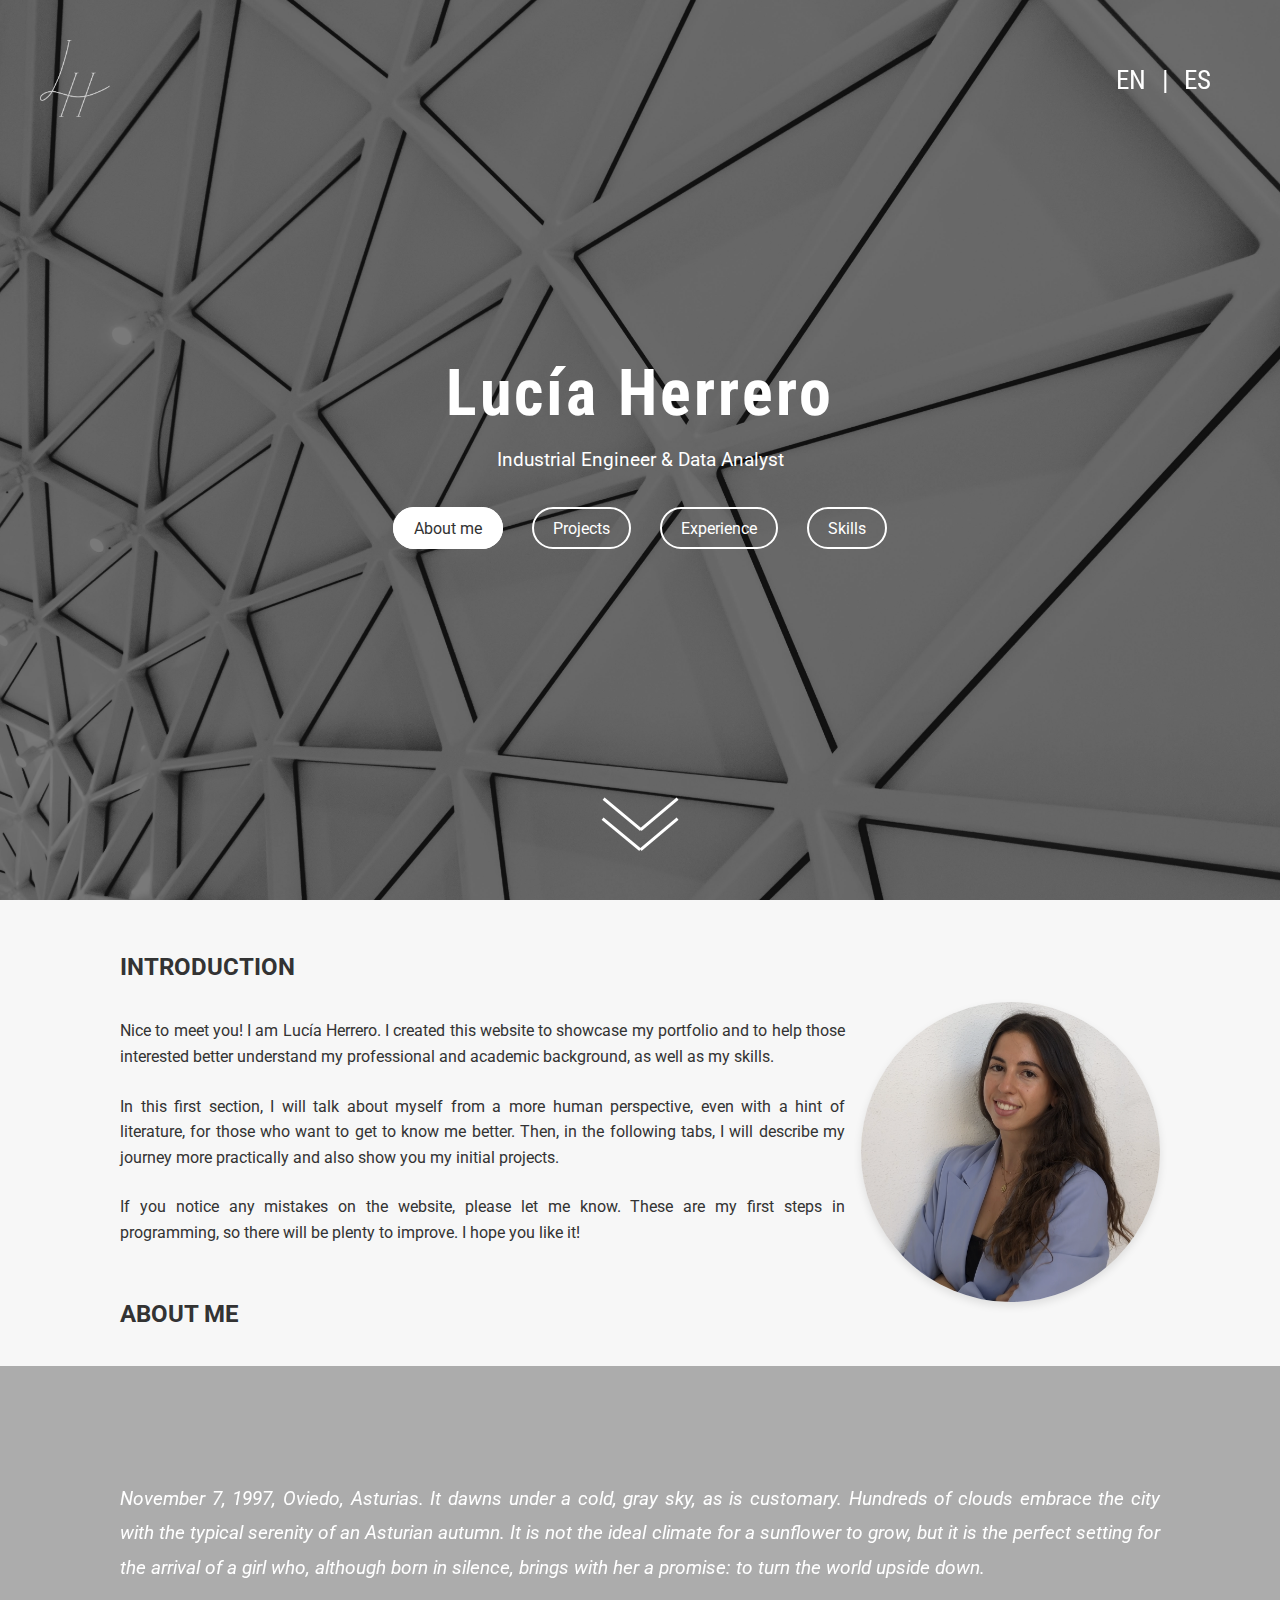
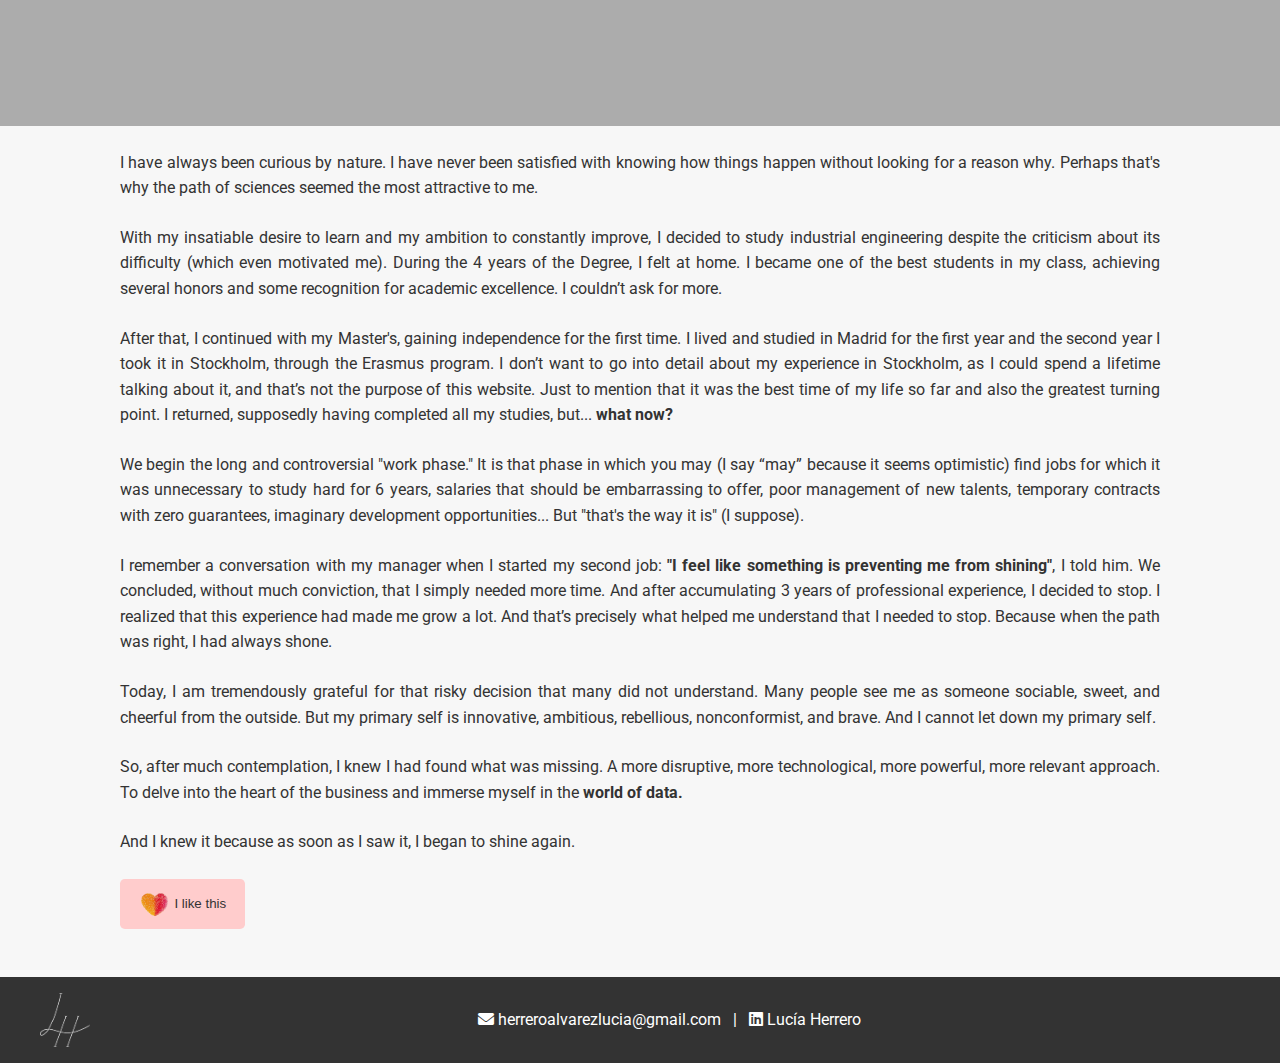
<file: index_en.html>
<!DOCTYPE html>
<html lang="en">
  
<head>
  <meta charset="UTF-8">
  <meta name="viewport" content="width=device-width, initial-scale=1.0">
  <link href="https://fonts.googleapis.com/css2?family=Roboto:wght@400&family=Roboto+Condensed:wght@400&display=swap" rel="stylesheet">
  <link href="https://fonts.googleapis.com/css2?family=Roboto:wght@400;700&family=Montserrat:wght@400;700&display=swap" rel="stylesheet">
  <link rel="stylesheet" href="https://cdnjs.cloudflare.com/ajax/libs/font-awesome/6.0.0-beta3/css/all.min.css">
  <link rel="icon" href="images/favicon.png" type="image/png">           <!-------- Favicon -------->
  <link rel="stylesheet" href="styles.css">                               <!----- Reference to CSS----->
  <title>Lucía Herrero's Portfolio</title>
</head>
  
<body>

  <!--------------------------------------- Header and Navigation Tabs ----------------------------------------------------->  
  <header>
    <div class="overlay"></div> <!-- Overlay for the gradient effect over the image -->
    <!-- Adding the logo in the header -->
    <img src="images/faviconb.png" alt="Logo" class="logo-header">
    <!-- Botón de cambio de idioma a español -->
    <div class="language-switcher">
        <a href="index_en.html">EN</a> | <a href="index.html">ES</a>
    </div>
    <h1>Lucía Herrero</h1>
    <p>Industrial Engineer & Data Analyst</p>

    <nav>
      <ul>
        <li><a href="#about" class="tab-button" data-target="about">About me</a></li>
        <li><a href="#projects" class="tab-button" data-target="projects">Projects</a></li>
        <li><a href="#experience" class="tab-button" data-target="experience">Experience</a></li>
        <li><a href="#skills" class="tab-button" data-target="skills">Skills</a></li>
      </ul>
    </nav>

    <img src="images/flechitas.png" alt="Arrows" class="flechitas-image"> 
  </header>

  <!--------------------------------------- About Me Section ---------------------------------------------------------------->
  <section id="about" class="tab-content active">
    <div class="container">
      <h2>Introduction</h2>
      <div class="profile-pic-container"> <!-- Contenedor para la imagen -->
            <img src="images/perfil.PNG" alt="Lucía Herrero" class="profile-pic">
        </div>
      <p>
        Nice to meet you! I am Lucía Herrero. I created this website to showcase my portfolio and to help those interested 
        better understand my professional and academic background, as well as my skills.
      </p>
      <p>
        In this first section, I will talk about myself from a more human perspective, even with a hint of literature, for those who want to get to know me better. 
        Then, in the following tabs, I will describe my journey more practically and also show you my initial projects.
      </p>
      <p>
        If you notice any mistakes on the website, please let me know. These are my first steps in programming, 
        so there will be plenty to improve. I hope you like it!
      </p>
      
      <h2 class="titulo-sobre-mi">About me</h2>
      <!-- New section with centered text, bold, and fixed background, the literary part -->
      <section class="content literatura">
        <div class="overlay"></div>    <!-- This is the overlay -->
        <div class="contain">
          <p>
            <i>November 7, 1997, Oviedo, Asturias. It dawns under a cold, gray sky, as is customary. Hundreds of clouds
              embrace the city with the typical serenity of an Asturian autumn.
            It is not the ideal climate for a sunflower to grow, but it is the perfect setting for the arrival of a girl who, 
            although born in silence, brings with her a promise: to turn the world upside down.</i>
          </p>
        </div>
      </section>
      
      <p></p>
      <p>
        I have always been curious by nature. I have never been satisfied with knowing how things happen without looking for a reason why. 
        Perhaps that's why the path of sciences seemed the most attractive to me.
      </p>
      <p>
        With my insatiable desire to learn and my ambition to constantly improve, I decided to study industrial engineering despite 
        the criticism about its difficulty (which even motivated me). During the 4 years of the Degree, I felt at home. I became one of the best students 
        in my class, achieving several honors and some recognition for academic excellence. I couldn’t ask for more.
      </p>
      <p>
        After that, I continued with my Master's, gaining independence for the first time. I lived and studied in Madrid for the first year and the second 
        year I took it in Stockholm, through the Erasmus program. I don’t want to go into detail about my experience in Stockholm, as I could spend 
        a lifetime talking about it, and that’s not the purpose of this website. Just to mention that it was the best time of my life so far and also 
        the greatest turning point. I returned, supposedly having completed all my studies, but... <b>what now?</b>
      </p>
      <p>
        We begin the long and controversial "work phase." It is that phase in which you may (I say “may” because it seems optimistic) find 
        jobs for which it was unnecessary to study hard for 6 years, 
        salaries that should be embarrassing to offer,
        poor management of new talents, 
        temporary contracts with zero guarantees,
        imaginary development opportunities...
      But "that's the way it is" (I suppose).
      </p>

      <p>
        I remember a conversation with my manager when I started my second job: <b>"I feel like something is preventing me from shining"</b>, I told him. 
        We concluded, without much conviction, that I simply needed more time. And after accumulating 3 years of professional experience, I decided to stop. 
        I realized that this experience had made me grow a lot. And that’s precisely what helped me understand that I needed to stop. Because 
        when the path was right, I had always shone.
      </p>
      <p>
        Today, I am tremendously grateful for that risky decision that many did not understand. 
        Many people see me as someone sociable, sweet, and cheerful from the outside. But my primary self is innovative, ambitious, rebellious, nonconformist, and brave. 
        And I cannot let down my primary self.
      </p>
      <p>
        So, after much contemplation, I knew I had found what was missing. A more disruptive, more technological, more powerful, more relevant approach. 
        To delve into the heart of the business and immerse myself in the <b>world of data.</b>
      </p>    
      <p>
        And I knew it because as soon as I saw it, I began to shine again.
      </p> 

      <!-- Like button -->
      <div class="like-button-container">
        <button id="like-button" onclick="handleLike()">
          <img src="images/heart.png" alt="Heart" class="heart-icon">
          <span>I like this</span>
        </button>
      </div>
      
    </div>
  </section>

  <!---------------------------------------------- Projects Section -------------------------------------------------------------->  
  <section id="projects" class="tab-content">
    <div class="container">
      <h2>Featured Projects</h2>
      
      <div class="projects-grid">
        
        <div class="project-card">
          <img src="images/hiring.jpg" alt="Project 1">
          <h3>Employee Turnover Prediction</h3>
          <p>An analysis of turnover and predictive model using Python.</p>
          <a href="https://github.com/your-username/project1" class="btn" target="_blank" rel="noopener noreferrer">View on GitHub</a>
        </div>
        
        <div class="project-card">
          <img src="images/suministro.jpg" alt="Project 2">
          <h3>Supply Chain Optimization</h3>
          <p>Analysis and prediction of supply chain in industry.</p>
          <a href="https://github.com/your-username/project2" class="btn" target="_blank" rel="noopener noreferrer">View on GitHub</a>
        </div>
        
      </div>
    </div>
  </section>

  
<!--------------------------------------------- Experience Section --------------------------------------------------------->  
<section id="experience" class="tab-content">
  <div class="container">
    <h2>My Professional and Academic Journey</h2>

    <p>In this section, you can find a summary of my academic and professional journey. Below, you have the vertical timeline for more details.</p>

    <!-- Centered image of the horizontal timeline -->
    <div class="image-container">
      <img src="images/timeline_en.png" alt="Timeline summary">
    </div>
    
    <!-- Informative message for the vertical timeline -->
    <p class="info-message">Click on each experience below to learn more.</p>

    <!-- Timeline Vertical -->
    <div class="timeline">
      <div class="timeline-point"></div> <!-- Punto independiente -->
      <div class="timeline-event event-color-educacion" style="--event-index: 0;">
        <div class="event-header" onclick="toggleDetails(this)">
          <h3>Bootcamp Data Analytics</h3>
          <p><i>Neoland</i></p>
          <p><strong>2024 - Present</strong></p>
        </div>
        <div class="event-details">
          <p><strong>PROFESSIONAL STATUS:</strong></p>
          <p>This Data Analytics Bootcamp develops professionals with robust skills in data analysis and visualization. Graduates will acquire the ability to interpret complex datasets, apply statistical and mathematical techniques, and leverage Machine Learning and AI to drive insights. Through hands-on projects, they’ll be adept at transforming data into strategic decisions, making them valuable assets for both large corporations and startups.
          </p>
          <p><strong>CONTENTS:</strong></p>
          <ul>
            <li>Fundamentals of mathematics and statistics</li>
            <li>Databases</li>
            <li>Programming and Data manipulation</li>
            <li>Data Analysis and Visualization</li>
            <li>Machine Learning, Big Data and AI</li>
          </ul>
        </div>
      </div>

      <div class="timeline-point"></div> <!-- Punto independiente -->
      <div class="timeline-event event-color-trabajo" style="--event-index: 1;">
        <div class="event-header" onclick="toggleDetails(this)">
          <h3>Process Quality Engineer</h3>
          <p><i>Schneider Electric</i></p>
          <p><strong>2022 - 2024</strong></p>
        </div>
        <div class="event-details">
          <p><strong>ROLE OVERVIEW:</strong></p>
          <p>I was responsible for overseeing quality processes in a cutting-edge manufacturing project for electrical devices, focusing on process design, optimization, and validation in challenging environments, as a clean room.
          </p>
          <p><strong>KEY RESPONSIBILITIES:</strong></p>
          <ul>
            <li>Process Quality & Optimization: Led quality management and process optimization using Six Sigma, PFMEA, and statistical analysis</li>
            <li>Machine Validation & Testing</li>
            <li>Quality Management: Designed and supervised quality plans; managed non-conformities with methodologies like 8D, 5 Whys, and 6M</li>
            <li>Data Analysis: Analyzed KPIs and experimental data to drive improvements and validate product performance</li>
            <li>Continuous Improvement: Implemented Lean Six Sigma principles and conducted limited industrial series for prototype evaluation</li>
          </ul>
        </div>
      </div>

      <div class="timeline-point"></div> <!-- Punto independiente -->
      <div class="timeline-event event-color-trabajo" style="--event-index: 2;">
        <div class="event-header" onclick="toggleDetails(this)">
          <h3>Technology Analyst</h3>
          <p><i>Accenture</i></p>
          <p><strong>2021 - 2022</strong></p>
        </div>
        <div class="event-details">
          <p><strong>ROLE OVERVIEW:</strong></p>
           <p>I worked within a multicultural team to analyze clients' business models and develop strategies to enhance their operations through new technologies.
            </p>
          <p><strong>KEY RESPONSIBILITIES:</strong></p>
          <ul>
            <li>Conducted business analysis to assess the feasibility of technology integrations</li>
            <li>Assisted in the implementation of ERP systems for client companies</li>
            <li>Collaborated effectively within a diverse, multicultural team environment</li>
          </ul>
        </div>
      </div>

      <div class="timeline-point"></div> <!-- Punto independiente -->
      <div class="timeline-event event-color-educacion" style="--event-index: 3;">
        <div class="event-header" onclick="toggleDetails(this)">
          <h3>Business Digital Transformation Course</h3>
          <p><i>ISDI</i></p>
          <p><strong>2021</strong></p>
        </div>
        <div class="event-details">
          <p><strong>PROFESSIONAL STATUS:</strong></p>
          <p>This course provides a comprehensive exploration of digital transformation strategies and technologies, focusing on how businesses can leverage digital tools to innovate, improve efficiency, and stay competitive. Participants will gain hands-on experience with digital technologies, learn to develop digital strategies, and understand the impact of transformation on various business functions.
          </p>
          <p><strong>CONTENTS:</strong></p>
          <ul>
            <li>Digital transformation fundamentals</li>
            <li>Strategic development and Business Models</li>
            <li>Customer experience and Engagement</li>
            <li>Data Analytics and Business Intelligence</li>
            <li>Technology infrastructure</li>
            <li>Change management and Innovation</li>
          </ul>
        </div>
      </div>

      <div class="timeline-point"></div> <!-- Punto independiente -->
      <div class="timeline-event event-color-educacion" style="--event-index: 4;">
        <div class="event-header" onclick="toggleDetails(this)">
          <h3>Industrial Engineering Master's Degree</h3>
          <p><i>Polytechnic University of Madrid & KTH</i></p>
          <p><strong>2019 - 2021</strong></p>
        </div>
        <div class="event-details">
          <p>
            Master’s degree enabling qualification of 2 years at UPM: includes 1 year in the Erasmus program at KTH University in Stockholm </p>
          <p><strong>PROFESSIONAL STATUS:</strong></p>
          <p>This Master’s program equips professionals with a balance of engineering and leadership skills, it enables professionals to adapt to various roles and drive technological advancements within the industrial sector. It emphasizes both technical expertise and strategic management, preparing graduates to solve complex problems, make critical decisions, and lead innovation in the industry.
          </p>
           <p><strong>CONTENTS:</strong></p>
          <ul>
            <li>Electrical, Electronic, and Control engineering</li>
            <li>Mechanical and Thermal engineering</li>
            <li>Industrial Processes and Management</li>
            <li>Energy and Environmental engineering</li>
            <li>Innovation and Communication</li>
          </ul>          
        </div>
      </div>

      <div class="timeline-point"></div> <!-- Punto independiente -->
      <div class="timeline-event event-color-trabajo" style="--event-index: 5;">
        <div class="event-header" onclick="toggleDetails(this)">
          <h3>Project Engineer (internship)</h3>
          <p><i>Thyssenkrupp</i></p>
          <p><strong>2019</strong></p>
        </div>
        <div class="event-details">
          <p><strong>ROLE OVERVIEW:</strong></p>
          <p>
            As a Project Engineering Intern, I worked on both client and internal projects. I participated in the development phase of a client’s escalator design and contributed to an internal automation project for the company’s design tool.
          </p>
          <p><strong>KEY RESPONSIBILITIES:</strong></p>
          <ul>
          <li>Designed the escalator in 3D for the client project </li>
          <li>Acted as a communication liaison between engineering and manufacturing departments to oversee escalator construction and resolve issues</li>
          <li>Explored automation methods for future designs using NX software </li>
          </ul>
        </div>
      </div>

      <div class="timeline-point"></div> <!-- Punto independiente -->
      <div class="timeline-event event-color-trabajo" style="--event-index: 6;">
        <div class="event-header" onclick="toggleDetails(this)">
          <h3>Project Engineer (internship)</h3>
          <p><i>Teical</i></p>
          <p><strong>2018</strong></p>
        </div>
        <div class="event-details">
     <p><strong>ROLE OVERVIEW:</strong></p>
        <p>
          As a Project Engineering Intern, I was involved in the project development phase for solar tracker systems, honing skills in design optimization, structural analysis, and technical problem-solving to support successful renewable energy solutions.
        </p>
        <p><strong>KEY RESPONSIBILITIES:</strong></p>
        <ul>
          <li>Market research on available materials for solar trackers</li>
          <li>Developed 3D designs of proposed solar trackers and their layout according to project specifications</li>
          <li>Performed structural calculations using CYPE to ensure structural integrity</li>
          <li>Calculated meteorological load effects using ANSYS Workbench to verify the structure’s ability to handle environmental stresses</li>
          <li>Analyzed aerodynamic behavior of the structure under wind conditions using ANSYS Fluent</li>
      </ul>
  </div>
</div>
      
      <div class="timeline-point"></div> <!-- Punto independiente -->
      <div class="timeline-event event-color-educacion" style="--event-index: 7;">
        <div class="event-header" onclick="toggleDetails(this)">
          <h3>Industrial Engineering Bachelor's Degree</h3>
          <p><i>University of Oviedo</i></p>
          <p><strong>2015 - 2019</strong></p>
        </div>
        <div class="event-details">
          <p><strong>PROFESSIONAL STATUS:</strong></p>
          <p>This Degree provides both scientific and technological knowledge to versatile professionals who may satisfy the needs of the companies within the field of industrial technologies, by solving problems and taking decisions with critical reasoning.
          </p>
          <p><strong>CONTENTS:</strong></p>
          <ul>
           <li>Mathematics and numerical analysis</li>
            <li>Mechanical and thermal engineering</li>
            <li>Electrical and Electronics engineering</li>
            <li>Materials and manufacturing</li>
            <li>Business and project management </li>
          </ul>
        </div>
      </div>
          
    </div>
  </div>
</section>

<!------------------------------------------------ Skills Section ------------------------------------------------------------> 
<section id="skills" class="tab-content">
  <div class="container">
    <h2>Technical skills</h2>
    <div class="skills-grid">

      <!-- Tarjeta 1 -->
      <div class="skill-card">
         <div class="skill-header">
        <h3>Programming Languages</h3>
           </div>
        <div class="skill-content">
        <div class="skill-icons">
          <img src="images/html.png" alt="HTML">
          <img src="images/js.png" alt="JavaScript">
          <img src="images/css.png" alt="CSS">
          <img src="images/R.png" alt="R">
          <img src="images/python.png" alt="Python">
        </div>
      </div>
    </div>
        
      <div class="skill-card">
         <div class="skill-header">
        <h3>Data Analysis</h3>
           </div>
        <div class="skill-content">
        <div class="skill-icons">
          <img src="images/sql.png" alt="SQL">
          <img src="images/powerbi.png" alt="PowerBI">
          <img src="images/tableau.png" alt="Tableau">
          <img src="images/minitab.png" alt="Minitab">
          <img src="images/excel.png" alt="Excel">
        </div>
      </div>
    </div>
        
      <div class="skill-card">
         <div class="skill-header">
        <h3>3D Design and Modeling</h3>
           </div>
        <div class="skill-content">
        <div class="skill-icons">
          <img src="images/autocad.png" alt="AutoCAD">
          <img src="images/inventor.png" alt="Autodesk Inventor">
          <img src="images/solidworks.png" alt="Solidworks">
          <img src="images/edge.png" alt="Solid Edge">
          <img src="images/nx.png" alt="Siemens NX">
        </div>
      </div>
    </div>
        
      <div class="skill-card">
         <div class="skill-header">
        <h3>Analysis and Simulation</h3>
           </div>
        <div class="skill-content">
        <div class="skill-icons">
          <img src="images/matlab.png" alt="Matlab">
          <img src="images/simulink.png" alt="Simulink">
          <img src="images/ansys.png" alt="Ansys">
          <img src="images/trnsys.png" alt="Trnsys">
        </div>
      </div>
    </div>
        
      <div class="skill-card">
         <div class="skill-header">
        <h3>Collaboration and Management</h3>
           </div>
        <div class="skill-content">
        <div class="skill-icons">
          <img src="images/github.png" alt="GitHub">
          <img src="images/microsoft.png" alt="Microsoft 365">
          <img src="images/google.png" alt="Google Workspace">
        </div>
      </div>
    </div>
        
      <div class="skill-card">
         <div class="skill-header">
        <h3>Big Data</h3>
           </div>
        <div class="skill-content">
        <div class="skill-icons">
          <img src="images/spark.png" alt="Spark">
          <img src="images/hadoop.png" alt="hadoop">
        </div>
      </div>
    </div>
  </div>

<h2 class="idiomas-title">Languages</h2>
    <div class="image-container2">
      <img src="images/idiomas_en.png" alt="Idiomas">
    </div>
</div>
</section>
  
  
<!-------------------------------------------- Footer -----------------------------------------> 
<footer id="footer">
    <img src="images/faviconb.png" alt="Logo" class="logo-footer">
    <p>
        <a href="mailto:herreroalvarezlucia@gmail.com" style="color:white;">
            <i class="fas fa-envelope"></i> herreroalvarezlucia@gmail.com
        </a>
        &nbsp; | &nbsp;
        <a href="https://linkedin.com/in/luciaherreroalv" style="color:white;" target="_blank" rel="noopener noreferrer">
            <i class="fab fa-linkedin"></i> Lucía Herrero
        </a>
    </p>
</footer>
  
<!---------------------------------------------------------- JavaScript ----------------------------------------------------------->
<script src="scripts.js"></script> 
</body>
</html>
</file>
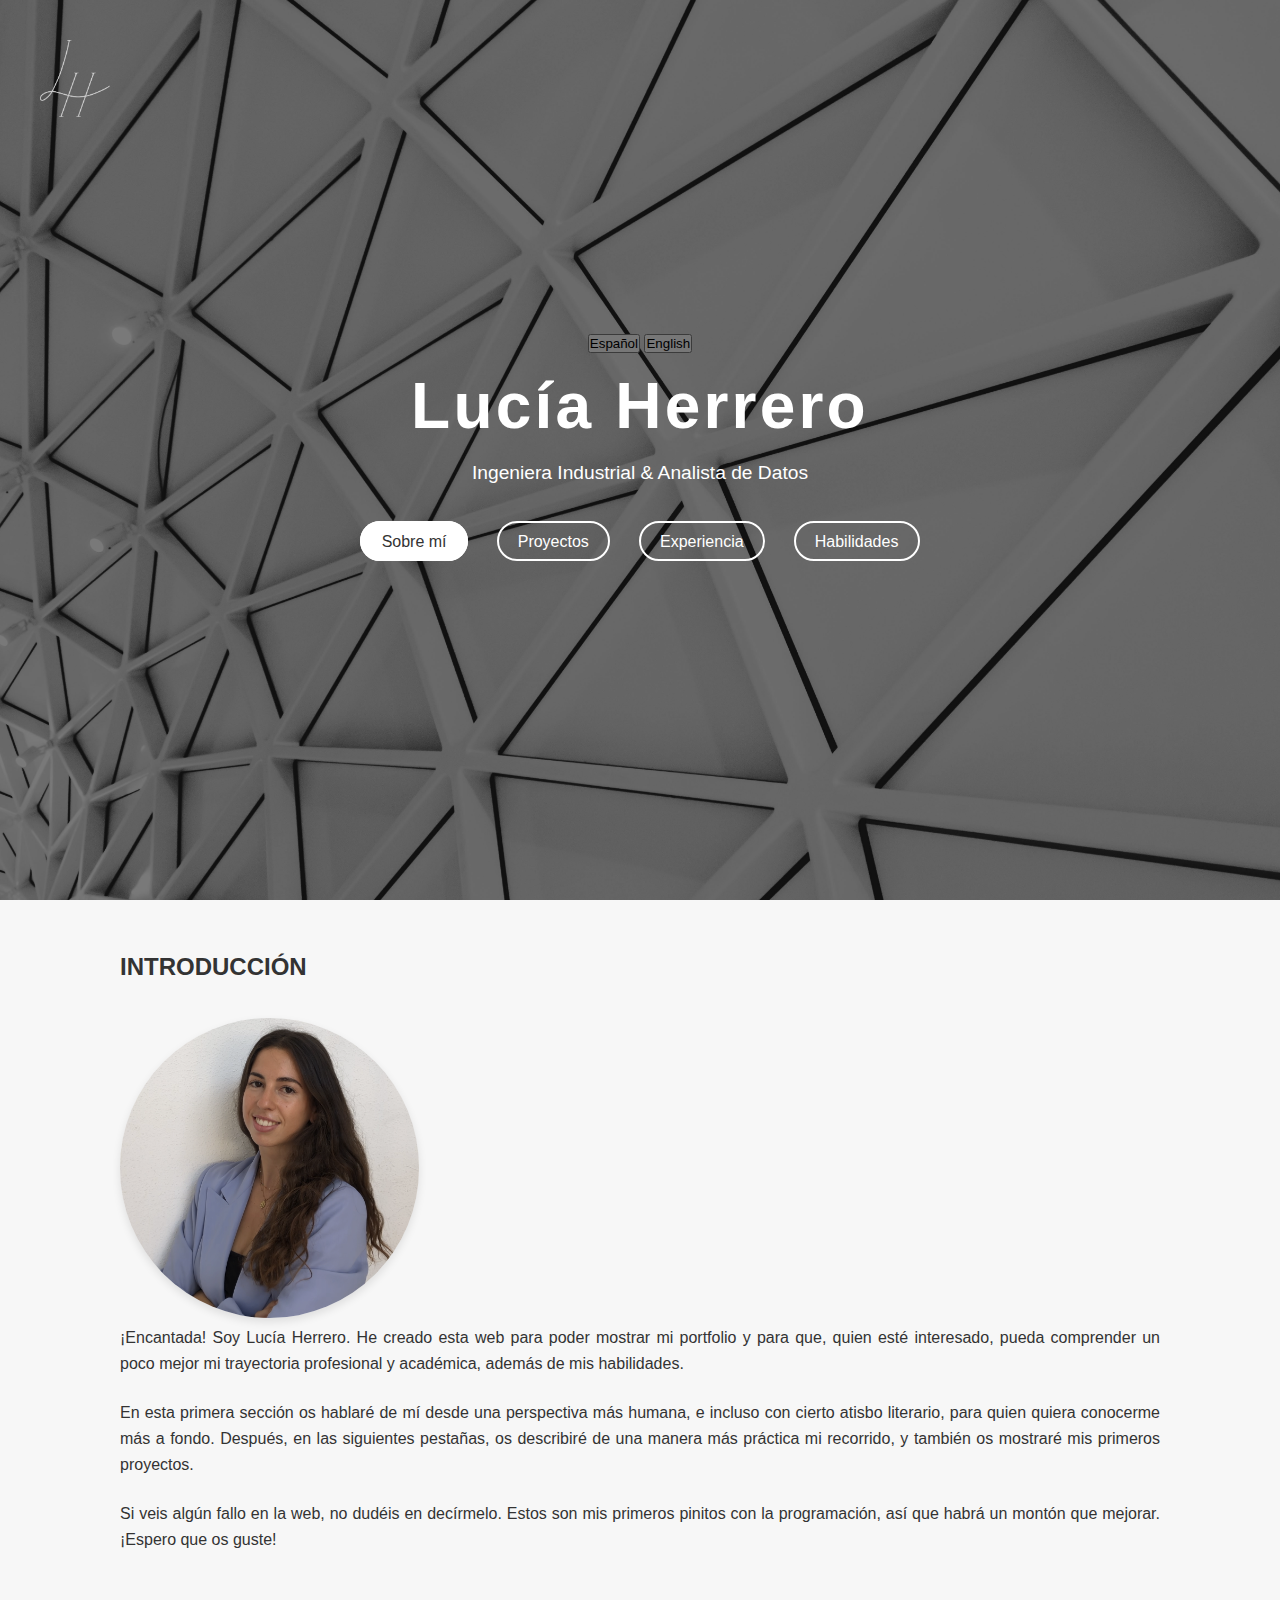
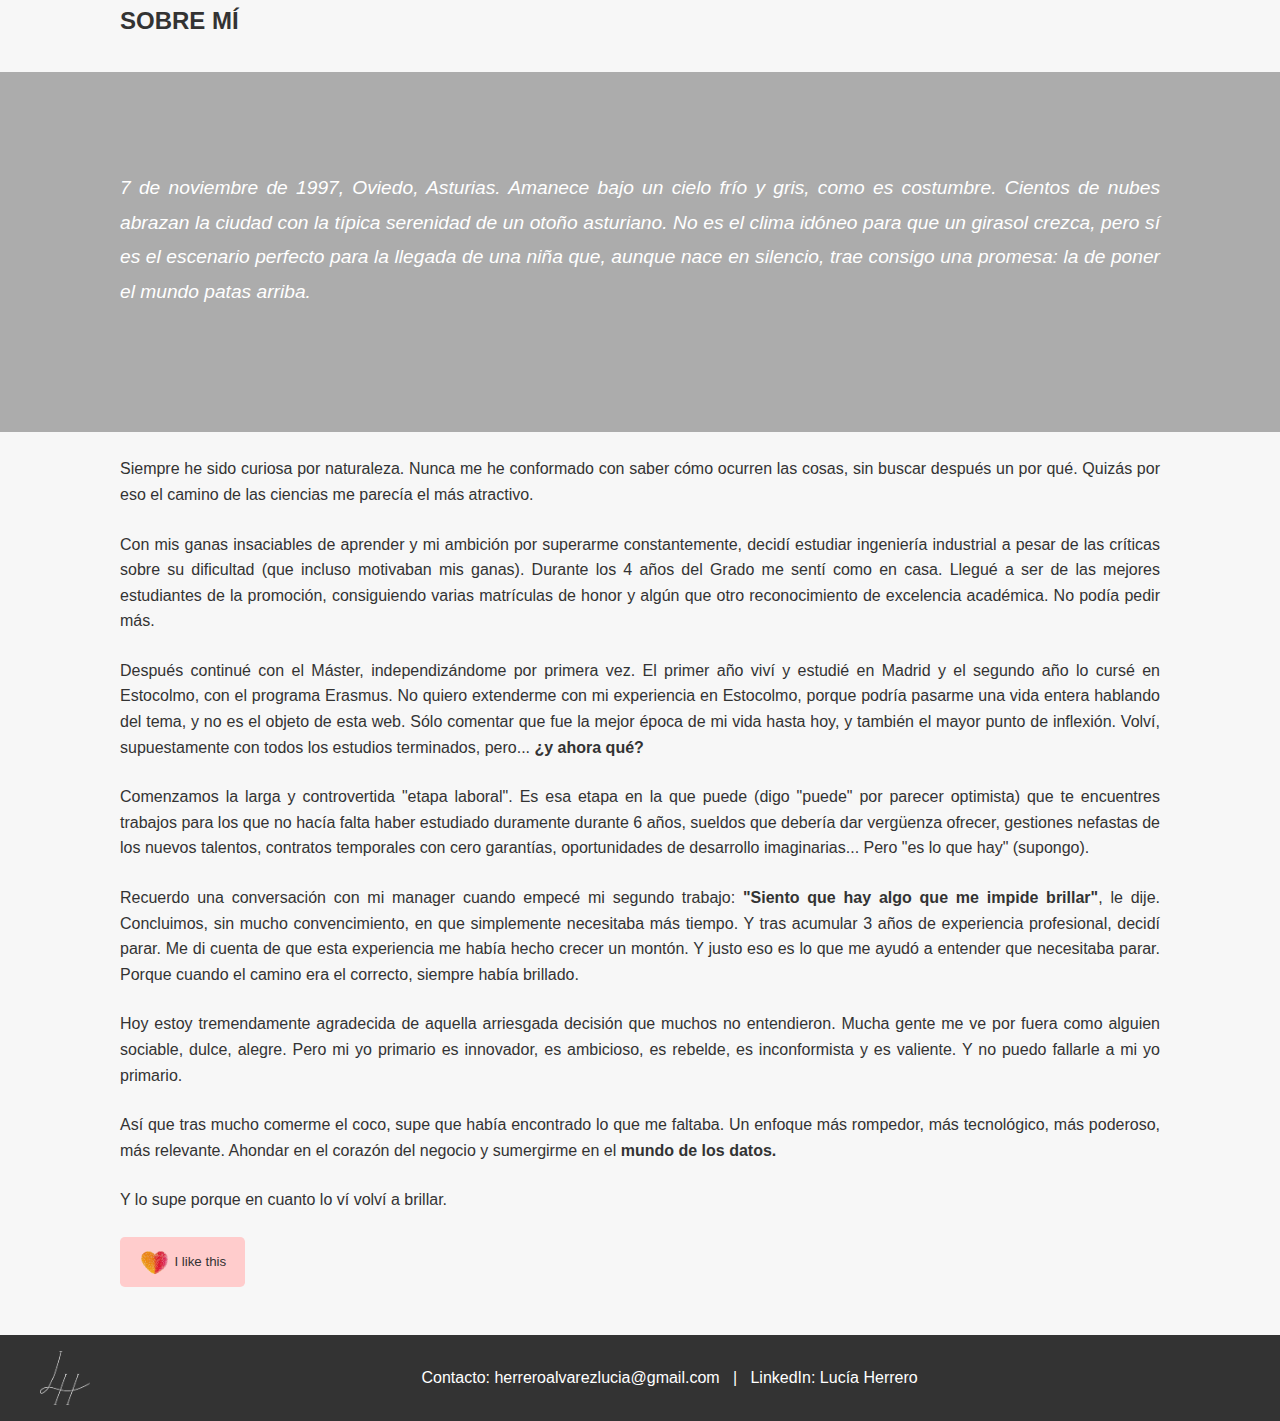
<file: index_es.html>
<!DOCTYPE html>
<html lang="es">
  
<head>
  <meta charset="UTF-8">
  <meta name="viewport" content="width=device-width, initial-scale=1.0">
  <link rel="icon" href="images/favicon.png" type="image/png">           <!-------- Favicon -------->
  <link rel="stylesheet" href="styles.css">                               <!----- Referencia al CSS----->
  <title>Portfolio de Lucía Herrero</title>
</head>
  
<body>

  <!--------------------------------------- Header y Pestañas de navegacion----------------------------------------------------->
  <header>
    <div class="overlay"></div> <!-- Overlay para el efecto degradado sobre la imagen -->
    <!-- Añadimos el logo en el header -->
    <img src="images/faviconb.png" alt="Logo" class="logo-header">
    <!-- -------------------Botones para traducir------------------------- -->
    <div class="language-buttons">
    <button id="btn-es" onclick="setLanguage('es')">Español</button>
    <button id="btn-en" onclick="setLanguage('en')">English</button>
    </div>
    <h1>Lucía Herrero</h1>
    <p>Ingeniera Industrial & Analista de Datos</p>

    <nav>
  <ul>
    <li><a href="#about" class="tab-button" data-target="about">Sobre mí</a></li>
    <li><a href="#projects" class="tab-button" data-target="projects">Proyectos</a></li>
    <li><a href="#experience" class="tab-button" data-target="experience">Experiencia</a></li>
    <li><a href="#skills" class="tab-button" data-target="skills">Habilidades</a></li>
  </ul>
</nav>

  </header>

  <!--------------------------------------- Sección sobre mí ---------------------------------------------------------------->
  <section id="about" class="tab-content active">
    <div class="container">
      <h2>Introducción</h2>
      <img src="images/perfil.PNG" alt="Lucía Herrero" class="profile-pic">
      <p>
        ¡Encantada! Soy Lucía Herrero. He creado esta web para poder mostrar mi portfolio y para que, quien esté interesado,
       pueda comprender un poco mejor mi trayectoria profesional y académica, además de mis habilidades.
      </p>
      <p>
        En esta primera sección os hablaré de mí desde una perspectiva más humana, e incluso con cierto atisbo literario, para quien quiera conocerme más a fondo.
        Después, en las siguientes pestañas, os describiré de una manera más práctica mi recorrido, y también os mostraré mis primeros proyectos.
      </p>
      <p>
      Si veis algún fallo en la web, no dudéis en decírmelo. Estos son mis primeros pinitos con la programación,
       así que habrá un montón que mejorar. ¡Espero que os guste!
    </p>
      <p>
    </p>
    <p>
    </p>
      
    <h2 class="titulo-sobre-mi">Sobre mí</h2>
     <!-- Nueva sección con texto centrado, negrita y fondo fijo, la parte de literatura -->
      <section class="content literatura">
        <div class="overlay"></div>    <!-- Este es el overlay -->
        <div class="contain">
          <p>
            <i>7 de noviembre de 1997, Oviedo, Asturias. Amanece bajo un cielo frío y gris, como es costumbre. Cientos de nubes
              abrazan la ciudad con la típica serenidad de un otoño asturiano.
            No es el clima idóneo para que un girasol crezca, pero sí es el escenario perfecto para la llegada de una niña que,
            aunque nace en silencio, trae consigo una promesa: la de poner el mundo patas arriba.</i>
          </p>
        </div>
      </section>
      <p>
      </p>
      <p>
      </p>
    <p>
      Siempre he sido curiosa por naturaleza. Nunca me he conformado con saber cómo ocurren las cosas, sin buscar después un 
      por qué. Quizás por eso el camino de las ciencias me parecía el más atractivo.
    </p>
    <p>
      Con mis ganas insaciables de aprender y mi ambición por superarme constantemente, decidí estudiar ingeniería industrial a pesar
      de las críticas sobre su dificultad (que incluso motivaban mis ganas). Durante los
       4 años del Grado me sentí como en casa. Llegué a ser de las mejores estudiantes 
      de la promoción, consiguiendo varias matrículas de honor y algún que otro reconocimiento de excelencia académica. No podía pedir más.
    </p>
    <p>
      Después continué con el Máster, independizándome por primera vez. El primer año viví y estudié en Madrid y el segundo
       año lo cursé en Estocolmo, con el programa Erasmus. No quiero extenderme con mi experiencia en Estocolmo, porque podría pasarme 
      una vida entera hablando del tema, y no es el objeto de esta web. Sólo comentar que fue la mejor época de mi vida hasta hoy, y también
      el mayor punto de inflexión. Volví, supuestamente con todos los estudios terminados, pero... <b>¿y ahora qué?</b>
    </p>
      <p>
      Comenzamos la larga y controvertida "etapa laboral". Es esa etapa en la que puede (digo "puede" por parecer optimista) que te encuentres
       trabajos para los que no hacía falta haber estudiado duramente durante 6 años,
        sueldos que debería dar vergüenza ofrecer,
        gestiones nefastas de los nuevos talentos, 
        contratos temporales con cero garantías,
        oportunidades de desarrollo imaginarias...
      Pero "es lo que hay" (supongo).
    </p>

      <p>
      Recuerdo una conversación con mi manager cuando empecé mi segundo trabajo: <b>"Siento que hay algo que me impide brillar"</b>, le dije. 
        Concluimos, sin mucho convencimiento, en que simplemente necesitaba más tiempo. Y tras acumular 3 años de experiencia profesional, decidí parar.
        Me di cuenta de que esta experiencia me había hecho crecer un montón. Y justo eso es lo que me ayudó a entender que necesitaba parar. Porque 
        cuando el camino era el correcto, siempre había brillado.
      </p>
      <p>
        Hoy estoy tremendamente agradecida de aquella arriesgada decisión que muchos no entendieron.
        Mucha gente me ve por fuera como alguien sociable, dulce, alegre. Pero mi yo primario es innovador, es ambicioso, es rebelde, es inconformista y es valiente.
        Y no puedo fallarle a mi yo primario.
      </p>
      <p>
        Así que tras mucho comerme el coco, supe que había encontrado lo que me faltaba. Un enfoque más rompedor, más tecnológico, más poderoso, más relevante.
        Ahondar en el corazón del negocio y sumergirme en el <b>mundo de los datos.</b>
      </p>    
      <p>
        Y lo supe porque en cuanto lo ví volví a brillar.
        </p> 

      <!-- Botón de "me gusta" -->
      <div class="like-button-container">
        <button id="like-button" onclick="handleLike()">
          <img src="images/heart.png" alt="Corazón" class="heart-icon">
          <span>I like this</span>
        </button>
      </div>
      
    </div>
  </section>

  <!---------------------------------------------- Sección Proyectos -------------------------------------------------------------->
  <section id="projects" class="tab-content">
    <div class="container">
      <h2>Proyectos Destacados</h2>
      
      <div class="projects-grid">
        
        <div class="project-card">
          <img src="images/hiring.jpg" alt="Proyecto 1">
          <h3>Predicción Fuga de Empleados</h3>
          <p>Un análisis de fugas y modelo predictivo utilizando Python.</p>
          <a href="https://github.com/tu-nombre-de-usuario/proyecto1" class="btn" target="_blank" rel="noopener noreferrer">Ver en GitHub</a>
        </div>
        
        <div class="project-card">
          <img src="images/suministro.jpg" alt="Proyecto 2">
          <h3>Optimización Cadena Suministro</h3>
          <p>Análisis y predicción de cadena de suministro en industria.</p>
          <a href="https://github.com/tu-nombre-de-usuario/proyecto2" class="btn" target="_blank" rel="noopener noreferrer">Ver en GitHub</a>
        </div>
        
      </div>
    </div>
  </section>

  
<!--------------------------------------------- Sección Experiencia --------------------------------------------------------->
<section id="experience" class="tab-content">
  <div class="container">
    <h2>Mi Recorrido Profesional y Académico</h2>

    <p>En esta sección podéis encontrar un resumen de mi recorrido tanto académico como profesional. Más abajo, tenéis el timeline vertical para más detalles.</p>

    <!-- Imagen centrada del timeline horizontal-->
    <div class="image-container">
      <img src="images/timeline.png" alt="Timeline resumen">
    </div>
    
    <!-- Mensaje informativo para el timeline vertical -->
    <p class="info-message">Haz clic en cada experiencia aquí debajo para saber más.</p>

    <!-- Timeline Vertical -->
    <div class="timeline">
      <div class="timeline-point"></div> <!-- Punto independiente -->
      <div class="timeline-event event-color-educacion" style="--event-index: 0;">
        <div class="event-header" onclick="toggleDetails(this)">
          <h3>Bootcamp Data Analytics</h3>
          <p><i>Neoland</i></p>
          <p><strong>2024 - Presente</strong></p>
        </div>
        <div class="event-details">
          <p><strong>PROFESSIONAL STATUS:</strong></p>
          <p>This Data Analytics Bootcamp develops professionals with robust skills in data analysis and visualization. Graduates will acquire the ability to interpret complex datasets, apply statistical and mathematical techniques, and leverage Machine Learning and AI to drive insights. Through hands-on projects, they’ll be adept at transforming data into strategic decisions, making them valuable assets for both large corporations and startups.
          </p>
          <p><strong>CONTENTS:</strong></p>
          <ul>
            <li>Fundamentals of mathematics and statistics</li>
            <li>Databases</li>
            <li>Programming and Data manipulation</li>
            <li>Data Analysis and Visualization</li>
            <li>Machine Learning, Big Data and AI</li>
          </ul>
        </div>
      </div>

      <div class="timeline-point"></div> <!-- Punto independiente -->
      <div class="timeline-event event-color-trabajo" style="--event-index: 1;">
        <div class="event-header" onclick="toggleDetails(this)">
          <h3>Ingeniera de calidad de procesos</h3>
          <p><i>Schneider Electric</i></p>
          <p><strong>2022 - 2024</strong></p>
        </div>
        <div class="event-details">
          <p><strong>ROLE OVERVIEW:</strong></p>
          <p>I was responsible for overseeing quality processes in a cutting-edge manufacturing project for electrical devices, focusing on process design, optimization, and validation in challenging environments, as a clean room.
          </p>
          <p><strong>KEY RESPONSIBILITIES:</strong></p>
          <ul>
            <li>Process Quality & Optimization: Led quality management and process optimization using Six Sigma, PFMEA, and statistical analysis</li>
            <li>Machine Validation & Testing</li>
            <li>Quality Management: Designed and supervised quality plans; managed non-conformities with methodologies like 8D, 5 Whys, and 6M</li>
            <li>Data Analysis: Analyzed KPIs and experimental data to drive improvements and validate product performance</li>
            <li>Continuous Improvement: Implemented Lean Six Sigma principles and conducted limited industrial series for prototype evaluation</li>
          </ul>
        </div>
      </div>

      <div class="timeline-point"></div> <!-- Punto independiente -->
      <div class="timeline-event event-color-trabajo" style="--event-index: 2;">
        <div class="event-header" onclick="toggleDetails(this)">
          <h3>Analista de consultoría tecnológica</h3>
          <p><i>Accenture</i></p>
          <p><strong>2021 - 2022</strong></p>
        </div>
        <div class="event-details">
          <p><strong>ROLE OVERVIEW:</strong></p>
           <p>I worked within a multicultural team to analyze clients' business models and develop strategies to enhance their operations through new technologies.
            </p>
          <p><strong>KEY RESPONSIBILITIES:</strong></p>
          <ul>
            <li>Conducted business analysis to assess the feasibility of technology integrations</li>
            <li>Assisted in the implementation of ERP systems for client companies</li>
            <li>Collaborated effectively within a diverse, multicultural team environment</li>
          </ul>
        </div>
      </div>

      <div class="timeline-point"></div> <!-- Punto independiente -->
      <div class="timeline-event event-color-educacion" style="--event-index: 3;">
        <div class="event-header" onclick="toggleDetails(this)">
          <h3>Curso Transformación Digital de Negocios</h3>
          <p><i>ISDI</i></p>
          <p><strong>2021</strong></p>
        </div>
        <div class="event-details">
          <p><strong>PROFESSIONAL STATUS:</strong></p>
          <p>This course provides a comprehensive exploration of digital transformation strategies and technologies, focusing on how businesses can leverage digital tools to innovate, improve efficiency, and stay competitive. Participants will gain hands-on experience with digital technologies, learn to develop digital strategies, and understand the impact of transformation on various business functions.
          </p>
          <p><strong>CONTENTS:</strong></p>
          <ul>
            <li>Digital transformation fundamentals</li>
            <li>Strategic development and Business Models</li>
            <li>Customer experience and Engagement</li>
            <li>Data Analytics and Business Intelligence</li>
            <li>Technology infrastructure</li>
            <li>Change management and Innovation</li>
          </ul>
        </div>
      </div>

      <div class="timeline-point"></div> <!-- Punto independiente -->
      <div class="timeline-event event-color-educacion" style="--event-index: 4;">
        <div class="event-header" onclick="toggleDetails(this)">
          <h3>Master Ingeniería Industrial</h3>
          <p><i>Universidad Politécnica de Madrid & KTH</i></p>
          <p><strong>2019 - 2021</strong></p>
        </div>
        <div class="event-details">
          <p>
            1 year in Erasmus program within the 2 years Master's Degree in UPM </p>
          <p><strong>PROFESSIONAL STATUS:</strong></p>
          <p>This Master’s program equips professionals with a balance of engineering and leadership skills, it enables professionals to adapt to various roles and drive technological advancements within the industrial sector. It emphasizes both technical expertise and strategic management, preparing graduates to solve complex problems, make critical decisions, and lead innovation in the industry.
          </p>
           <p><strong>CONTENTS:</strong></p>
          <ul>
            <li>Electrical, Electronic, and Control engineering</li>
            <li>Mechanical and Thermal engineering</li>
            <li>Industrial Processes and Management</li>
            <li>Energy and Environmental engineering</li>
            <li>Innovation and Communication</li>
          </ul>          
        </div>
      </div>

      <div class="timeline-point"></div> <!-- Punto independiente -->
      <div class="timeline-event event-color-trabajo" style="--event-index: 5;">
        <div class="event-header" onclick="toggleDetails(this)">
          <h3>Ingeniera de proyectos (prácticas)</h3>
          <p><i>Thyssenkrupp</i></p>
          <p><strong>2019</strong></p>
        </div>
        <div class="event-details">
          <p><strong>ROLE OVERVIEW:</strong></p>
          <p>
            As a Project Engineering Intern, I worked on both client and internal projects. I participated in the development phase of a client’s escalator design and contributed to an internal automation project for the company’s design tool.
          </p>
          <p><strong>KEY RESPONSIBILITIES:</strong></p>
          <ul>
          <li>Designed the escalator in 3D for the client project </li>
          <li>Acted as a communication liaison between engineering and manufacturing departments to oversee escalator construction and resolve issues</li>
          <li>Explored automation methods for future designs using NX software </li>
          </ul>
        </div>
      </div>

      <div class="timeline-point"></div> <!-- Punto independiente -->
      <div class="timeline-event event-color-trabajo" style="--event-index: 6;">
        <div class="event-header" onclick="toggleDetails(this)">
          <h3>Ingeniera de proyectos (prácticas)</h3>
          <p><i>Teical</i></p>
          <p><strong>2018</strong></p>
        </div>
        <div class="event-details">
     <p><strong>ROLE OVERVIEW:</strong></p>
        <p>
          As a Project Engineering Intern, I was involved in the project development phase for solar tracker systems, honing skills in design optimization, structural analysis, and technical problem-solving to support successful renewable energy solutions.
        </p>
        <p><strong>KEY RESPONSIBILITIES:</strong></p>
        <ul>
          <li>Market research on available materials for solar trackers</li>
          <li>Developed 3D designs of proposed solar trackers and their layout according to project specifications</li>
          <li>Performed structural calculations using CYPE to ensure structural integrity</li>
          <li>Calculated meteorological load effects using ANSYS Workbench to verify the structure’s ability to handle environmental stresses</li>
          <li>Analyzed aerodynamic behavior of the structure under wind conditions using ANSYS Fluent</li>
      </ul>
  </div>
</div>
      
      <div class="timeline-point"></div> <!-- Punto independiente -->
      <div class="timeline-event event-color-educacion" style="--event-index: 7;">
        <div class="event-header" onclick="toggleDetails(this)">
          <h3>Grado Ingeniería Industrial</h3>
          <p><i>Universidad de Oviedo</i></p>
          <p><strong>2015 - 2019</strong></p>
        </div>
        <div class="event-details">
          <p><strong>PROFESSIONAL STATUS:</strong></p>
          <p>This Degree provides both scientific and technological knowledge to versatile professionals who may satisfy the needs of the companies within the field of industrial technologies, by solving problems and taking decisions with critical reasoning.
          </p>
          <p><strong>CONTENTS:</strong></p>
          <ul>
           <li>Mathematics and numerical analysis</li>
            <li>Mechanical and thermal engineering</li>
            <li>Electrical and Electronics engineering</li>
            <li>Materials and manufacturing</li>
            <li>Business and project management </li>
          </ul>
        </div>
      </div>
          
    </div>
  </div>
</section>

  
<!--------------------------------------------------- Sección Habilidades ---------------------------------------------------------->
<section id="skills" class="tab-content">
  <div class="container">
    <h2>Habilidades Técnicas</h2>
    <div class="skills-grid">

      <!-- Tarjeta 1 -->
      <div class="skill-card">
         <div class="skill-header">
        <h3>Lenguajes de Programación</h3>
           </div>
        <div class="skill-content">
        <div class="skill-icons">
          <img src="images/html.png" alt="HTML">
          <img src="images/js.png" alt="JavaScript">
          <img src="images/css.png" alt="CSS">
          <img src="images/R.png" alt="R">
          <img src="images/python.png" alt="Python">
        </div>
      </div>
    </div>
        
      <div class="skill-card">
         <div class="skill-header">
        <h3>Análisis de Datos</h3>
           </div>
        <div class="skill-content">
        <div class="skill-icons">
          <img src="images/sql.png" alt="SQL">
          <img src="images/powerbi.png" alt="PowerBI">
          <img src="images/tableau.png" alt="Tableau">
          <img src="images/minitab.png" alt="Minitab">
          <img src="images/excel.png" alt="Excel">
        </div>
      </div>
    </div>
        
      <div class="skill-card">
         <div class="skill-header">
        <h3>Diseño y modelado</h3>
           </div>
        <div class="skill-content">
        <div class="skill-icons">
          <img src="images/autocad.png" alt="AutoCAD">
          <img src="images/inventor.png" alt="Autodesk Inventor">
          <img src="images/solidworks.png" alt="Solidworks">
          <img src="images/edge.png" alt="Solid Edge">
          <img src="images/nx.png" alt="Siemens NX">
        </div>
      </div>
    </div>
        
      <div class="skill-card">
         <div class="skill-header">
        <h3>Simulación y análisis</h3>
           </div>
        <div class="skill-content">
        <div class="skill-icons">
          <img src="images/matlab.png" alt="Matlab">
          <img src="images/simulink.png" alt="Simulink">
          <img src="images/ansys.png" alt="Ansys">
          <img src="images/trnsys.png" alt="Trnsys">
        </div>
      </div>
    </div>
        
      <div class="skill-card">
         <div class="skill-header">
        <h3>Gestión y colaboración</h3>
           </div>
        <div class="skill-content">
        <div class="skill-icons">
          <img src="images/github.png" alt="GitHub">
          <img src="images/microsoft.png" alt="Microsoft 365">
          <img src="images/google.png" alt="Google Workspace">
        </div>
      </div>
    </div>
        
      <div class="skill-card">
         <div class="skill-header">
        <h3>Big Data</h3>
           </div>
        <div class="skill-content">
        <div class="skill-icons">
          <img src="images/spark.png" alt="Spark">
          <img src="images/hadoop.png" alt="hadoop">
        </div>
      </div>
    </div>
  </div>

<h2 class="idiomas-title">Idiomas</h2>
    <div class="image-container2">
      <img src="images/idiomas.png" alt="Idiomas">
    </div>
</div>
</section>

  <!-------------------------------------------------------- Footer ---------------------------------------------------------------->
  <footer>
    <img src="images/faviconb.png" alt="Logo" class="logo-footer">
    <p>Contacto: herreroalvarezlucia@gmail.com  &nbsp; | &nbsp;  LinkedIn: <a href="https://linkedin.com/in/luciaherreroalv" style="color:white;" target="_blank" rel="noopener noreferrer">Lucía Herrero</a></p>
  </footer>

  <!---------------------------------------------------------- JavaScript ----------------------------------------------------------->
  <script src="scripts.js"></script>
</body>
</html>
</file>
<file: styles.css>
/************************** Formato general: márgenes, texto, títulos ****************************************/
html {
    scroll-behavior: smooth;
}

/* Reset de márgenes y paddings */
* {
  margin: 0;
  padding: 0;
  box-sizing: border-box;
}

body {
  font-family: 'Roboto', sans-serif;
  background-color: #f7f7f7;
  color: #333;
  line-height: 1.6;
}

h2, h3 {
  font-family: 'Roboto', sans-serif;
  text-transform: uppercase;
}

h1 {
  font-family: 'Roboto Condensed', sans-serif;
  font-size: 4rem;
  font-weight: bold;
  letter-spacing: 0.2rem;
  z-index: 3;
}

h2 {
  margin-bottom: 2rem; /* Ajusta este valor según el espacio que desees */
}

p {
  margin-bottom: 1.5rem; /* Ajusta este valor para mayor o menor espacio entre párrafos */
  text-align: justify; /* Justifica el texto */
}

/* Contenido general */
.container {
  max-width: 75rem;
  margin: 0 auto;
  padding: 3rem 5rem; /*Márgenes vertical y lateral del contenido dentro del container */
}

.tab-content {
  display: none;
}

.tab-content.active {
  display: block;
}

/***************************************** Header **************************************************/
/* Estilo del header con overlay y tipografía */
header {
  position: relative;
  display: flex;
  flex-direction: column;
  justify-content: center;
  align-items: center;
  height: 100vh;
  background-image: url('images/boveda.jpg');
  background-size: cover;
  background-position: center;
  color: white;
  text-align: center;
  z-index: 1;
}

header .overlay {
  position: absolute;
  top: 0;
  left: 0;
  width: 100%;
  height: 100%;
  background: rgba(0, 0, 0, 0.5);
  z-index: 2;
  pointer-events: none; /* El overlay no bloquea los clics */
}

header p {
  font-size: 1.2rem;
  z-index: 3;
}

/* Logo en el header */
.logo-header {
  position: absolute;
  top: 2.5rem;   /* Ajusta el valor según lo que necesites */
  left: 2.5rem;  /* Ajusta el valor según lo que necesites */
  width: 4.4rem; /* Tamaño del logo, ajusta según sea necesario */
  z-index: 3; /* Coloca el logo sobre el overlay */
}

.flechitas-image {
    display: block; /* Hace que la imagen se comporte como un bloque */
    margin: 0 auto; /* Centra la imagen horizontalmente */
    position: absolute; /* Permite posicionar la imagen con respecto al header */
    bottom: 3rem; /* Distancia desde el borde inferior del header */
    max-width: 5rem; /* La imagen no excederá 10 rem de ancho */
    height: auto; /* Mantiene la proporción de la imagen */
    z-index: 3;
}

/* CSS para la animación de la imagen flechitas */
@keyframes moveFlechitas {
    0% {transform: translateY(0);}
    50% {transform: translateY(10px); /* Ajusta el valor según el movimiento deseado */}
    100% {transform: translateY(0);}
}

.flechitas-moving {
    animation: moveFlechitas 1s ease-in-out infinite; /* Cambia la duración según lo desees */
}

/* Estilos para el conmutador de idioma */
.language-switcher {
    position: fixed;
    top: 2.5rem;   /* Ajusta el valor según lo que necesites */
    right: 2.5rem;  /* Ajusta el valor según lo que necesites */
    font-size: 1.7rem; /* Cambia el tamaño de la fuente */
    margin: 1.2rem; /* Espaciado alrededor del div */
    color: white;
    font-family: 'Roboto Condensed', sans-serif;
    z-index: 3; /* Coloca el logo sobre el overlay */
}

.language-switcher a {
    text-decoration: none; /* Quita el subrayado de los enlaces */
    color: white;
    padding: 0.3rem 0.6rem; /* Espaciado interno alrededor de los enlaces */
}

.language-switcher a:hover {
    text-decoration: underline; /* Agrega subrayado al pasar el ratón */
    color: #cccccc; /* Cambia el color al pasar el ratón */
}

/***************************************** Barra de navegación **************************************************/
nav ul {
  display: flex;
  list-style: none;
  padding: 1rem;
  z-index: 3; /* Asegurarse de que el nav esté por encima del overlay */
  position: relative;
}

nav ul li {
  margin: 0 0.9rem;
}

.tab-button {
  background-color: transparent;
  color: white;
  border: 0.13rem solid white;
  padding: 0.6rem 1.2rem;
  border-radius: 1.5rem;
  cursor: pointer;
  transition: background-color 0.3s ease, border 0.3s ease;
  z-index: 3;
  text-decoration: none; /* Eliminar subrayado */
}

.tab-button:hover {
  background-color: white;
  color: #333;
  border: 0.13rem solid #333;
  text-decoration: none; /* Eliminar subrayado al hecer hover */
}

.tab-button.active {
  background-color: #fff;
  color: #333;
  text-decoration: none; /* Eliminar subrayado en el boton activo */
}

/***************************************** Seccion sobre mi **************************************************/

.profile-pic-container {
  float: right; /* Mantiene el contenedor a la derecha */
  margin: -1rem 0rem 1rem 1rem; /* Ajusta el margen para separarla del texto */
}

.profile-pic {
  width: 18.7rem;
  border-radius: 50%;
  transition: transform 0.3s ease;
  margin: 0; /* Ajusta el margen para que no se desplace con el texto */
  box-shadow: 0rem 0.25rem 0.5rem rgba(0, 0, 0, 0.1); /* Sombra sutil */
}

.profile-pic:hover {
  transform: scale(1.1);
}

.titulo-sobre-mi {
  margin-top: 3.1rem; /* Ajusta este valor según el espacio superior que necesites */
}

/* Estilo para la sección con fondo e imagen fija. La parte de literatura*/
.literatura {
  position: relative; /* Aseguramos que la sección se posicione para controlar las capas */
  display: flex; /* Activamos flexbox */
  justify-content: center; /* Centra horizontalmente el contenido */
  align-items: center; /* Centra verticalmente el contenido */
  background: url('images/nubes2.jpg') no-repeat center center fixed;
  background-size: cover;
  color: white;
  font-style: italic;
  z-index: 2; /* La ponemos por encima del fondo general */
  width: 100vw; /* Ocupa el 100% del ancho de la pantalla */
  margin-left: calc(-50vw + 50%); /* Alinear al borde izquierdo de la pantalla */
  min-height: 40vh; /* Ajusta la altura mínima según sea necesario por la pantalla */
}

.literatura .overlay {
  position: absolute;
  top: 0;
  left: 0;
  width: 100%;
  height: 100%;
  background: rgba(0, 0, 0, 0.3); /* Si quieres un overlay oscuro sobre la imagen */
  z-index: 3; /* Para asegurarnos que el overlay esté sobre la imagen pero debajo del texto */
}

/* Ajuste del contenedor de texto */
.literatura .contain {
  position: relative; /* El texto debe estar en una capa superior */
  z-index: 4; /* Para asegurarnos de que el texto esté por encima de la imagen y el overlay */
  max-width: 75rem; /* Limita el ancho máximo del texto */
  text-align: center;
  padding: 0 5rem; /* Añade padding horizontal para dar espacio a los lados */
}

/* Estilo del párrafo */
.literatura p {
  font-size: 1.2rem; /* Ajusta el tamaño de la fuente */
  line-height: 1.8;  /* Mejora la legibilidad */
  position: relative; /* Aseguramos que los párrafos estén en la capa correcta */
  z-index: 4; /* El texto siempre debe estar visible sobre la imagen y el overlay */
}

/* Contenedor principal de la imagen y texto */
.image-text-section {
    position: relative;             /* Para posicionar el texto encima de la imagen */
    width: 100%;                    /* Ocupa el ancho completo del contenedor */
    margin: 1.5rem 0;               /* Espacio arriba y abajo */
    height: 30rem;                /* Altura específica que quieres mostrar */
    overflow: hidden;             /* Oculta el exceso de imagen fuera de esta altura */
}

/* Imagen de ancho completo */
.full-width-image {
    width: 100%;                    /* La imagen se ajusta al 100% del contenedor */
    height: 100%;                 /* Se ajusta a la altura del contenedor */
    object-fit: cover;            /* Cubre el contenedor manteniendo su relación de aspecto */
}

/* Cuadro de texto sobre la imagen */
.text-overlay {
    position: absolute;             /* Posiciona el texto encima de la imagen */
    top: 50%;                       /* Posiciona al centro vertical */
    right: 5%;                      /* Alineado a la derecha con margen */
    transform: translateY(-50%);    /* Centrado vertical */
    background-color: rgba(255, 255, 255, 0.85); /* Fondo blanco semitransparente */
    padding: 1.2rem 1.5rem;         /* Espaciado interno */
    max-width: 60%;               /* Ancho máximo del cuadro */
    box-shadow: 0px 4px 15px rgba(0, 0, 0, 0.15); /* Sombra suave */
    text-align: left;               /* Alineación del texto dentro del cuadro */
}

/* Texto dentro del cuadro */
.text-overlay p {
    margin: 0;                      /* Sin margen */
    font-size: 1.2rem;              /* Tamaño de texto mayor */
    color: #333;                    /* Color de texto oscuro */
    font-weight: 500;               /* Peso de texto para dar énfasis */
    line-height: 1.5;               /* Mejora la legibilidad */
}

/* Botoncito de me gusta */
.like-button-container {
  text-align: center; /* Centra el contenido */
  margin-top: 1.2rem; /* Espacio arriba del botón */
}

#like-button {
  background-color: #ffcccc; /* Color de fondo del botón */
  border: none; /* Sin borde */
  padding: 0.6rem 1.2rem; /* Espaciado interno */
  border-radius: 0.3rem; /* Bordes redondeados */
  cursor: pointer; /* Cambia el cursor al pasar el ratón */
  display: flex; /* Permite alinear el icono y el texto */
  align-items: center; /* Alinea verticalmente el contenido */
  color: #333333; /* Color de texto en gris oscuro */
}

/* Efecto hover */
.like-button-container button:hover {
  background-color: #ffcccc; /* Cambia el color de fondo al pasar el cursor */
  transform: scale(1.05);    /* Aumenta ligeramente el tamaño del botón */
  border-color: #ff6666;     /* Cambia el color del borde */
}

.heart-icon {
  width: 1.9rem; /* Tamaño del icono */
  height: 1.9rem; /* Tamaño del icono */
  margin-right: 0.3rem; /* Espacio entre el icono y el texto */
}

/***************************************** Seccion proyectos **************************************************/
.projects-grid {
  display: flex;
  gap: 2rem;
  margin-top: 5vh;
  justify-content: space-between;
}

.project-card {
  flex: 1;                         /* Las tarjetas ocupan el mismo espacio proporcionalmente */
  max-width: calc(33.33% - 2rem);  /* Asegura 3 tarjetas por fila con espacio consistente */
  min-width: 250px; 
  background: #fff;
  border-radius: 0.6rem;
  box-shadow: 0 0.25rem 0.5rem rgba(0, 0, 0, 0.1);
  overflow: hidden;
  transition: transform 0.3s ease;
}

.project-card:hover {
  transform: translateY(-0.6rem);
}

.project-card img {
  width: 100%;
  max-width: 100%;
  height: 12.5rem;
  object-fit: cover;
}

.project-card h3 {
  padding: 1rem;
  font-size: 1.5rem;
}

.project-card p {
  padding: 0 1rem;
}

.project-card .btn {
  display: block;
  text-align: center;
  padding: 0.6rem;
  background-color: #a7a7a7;
  color: white;
  text-decoration: none;
  transition: background-color 0.3s ease;
}

.project-card .btn:hover {
  background-color:  #6a6a6a; 
}

/***************************************** Seccion experiencia **************************************************/

/* Timeline horizontal. Imagen centrada */
.image-container {
  text-align: center; /* Centrar el contenido dentro del contenedor */
  margin: 1.2rem 0; /* Espaciado arriba y abajo */
}
.image-container img {
  max-width: 100%; /* Asegura que la imagen no desborde el contenedor */
  height: auto; /* Mantener la relación de aspecto de la imagen */
}

/* Mensaje informativo */
.info-message {
  text-align: center;
  font-weight: bold;
  margin: 1rem 0;
  color: #959595;
}

/* Timeline Vertical*/
.timeline {
  position: relative;
  margin-top: 2rem;
}

/* Línea del timeline */
.timeline::before {
  content: '';
  position: absolute;
  width: 0.25rem;
  background-color: #dddddd;
  top: 0;
  bottom: 0;
  left: 50%;
  margin-left: -0.13rem; /* Ajuste para centrar la línea */
}

/* Puntos de la línea de tiempo - Independientes */
.timeline-point {
  position: absolute;
  width: 0.9rem;
  height: 0.9rem;
  border-radius: 50%;
  background-color: #dddddd;
  left: 50%; /* Alinea el punto con la línea */
  transform: translateX(-50%);
  z-index: 1; /* Asegura que los puntos estén por encima de la línea */
}

/* Estilos para los puntos, espaciados manualmente */
.timeline-point:nth-child(1) {
  top: 1.2rem; /* Ajustar para la primera posición */
}

/* Eventos del timeline */
.timeline-event {
  position: relative;
  padding: 1rem 2rem 0.5rem 2rem;
  background: #fff;
  border-radius: 0.5rem;
  box-shadow: 0 0.25rem 1.2rem rgba(0, 0, 0, 0.2);
  margin-bottom: 1rem; /* Separación entre cajitas */
  width: 47%; /* Definir un ancho para los eventos */
  transition: transform 0.3s;
}

.timeline-event:hover {
  transform: scale(1.02);
}

/* CSS para desplazar los elementos de la lista a la derecha */
.event-details li {
  margin-left: 1.2rem; /* Ajusta este valor según lo que necesites */
}

/* Encabezado del evento */
.event-header {
  cursor: pointer; /* Cambia el cursor al pasar por encima */
}

/* Título del evento */
.event-header h3 {
  margin: 0;
  color: #995fa8;
}

/* Texto del evento */
.event-header p {
  margin-bottom: 0.6rem;
}

/* Detalles del evento */
.event-details {
  display: none; /* Ocultar detalles inicialmente */
  margin-top: 0.6rem;
  margin-bottom: 0.6rem;
  color: #666;
  padding: 0.6rem;
  background: #f9f9f9;
  border-left: 0.25rem solid #995fa8;
  border-radius: 0.25rem;
}

/* ***************Características específicas para cada tipo de evento**************** */

/* Alineación para eventos de trabajo a la derecha y educación a la izquierda */
.event-color-trabajo {
  position: relative; 
  left: 53%; /* Mueve los eventos de trabajo a la derecha */
}

/* Color específico para los títulos según sean trabajo o educacion */
.event-color-trabajo .event-header h3 {
  color: #B394E0; 
}
.event-color-educacion .event-header h3 {
  color: #FF9429; 
}

/* Borde izquierdo específico según el tipo de evento */
.event-color-trabajo .event-details {
  border-left: 0.25rem solid #B394E0; /* Borde para eventos de trabajo */
}

.event-color-educacion .event-details {
  border-left: 0.25rem solid #FF9429; /* Borde para eventos de educación */
}


/***************************************** Seccion habilidades **************************************************/
/* Nueva sección de Habilidades estilo grid */
.skills-grid {
  display: grid;
  grid-template-columns: repeat(3, 1fr);
  gap: 2rem;
  margin-top: 2rem;
  max-width: 100%;
}

.skill-card {
  background-color: white;
  border-radius: 0.9rem;
  box-shadow: 0 0.25rem 0.5rem rgba(0, 0, 0, 0.3);
  text-align: center;
  transition: transform 0.3s ease;
}

.skill-card:hover {
  transform: translateY(-0.6rem);
}

/* Nueva clase para el encabezado (título) */
.skill-header {
  padding: 1rem;
  color: white;
  border-radius: 0.9rem 0.9rem 0 0;
  margin: 0; /* Asegúrate de que no haya margen lateral */
}

/* Fondo de colores diferentes para cada título */
.skill-card:nth-child(1) .skill-header {
  background-color: #8C234C;
}

.skill-card:nth-child(2) .skill-header {
  background-color: #CB2445;
}

.skill-card:nth-child(3) .skill-header {
  background-color: #E14729;
}

.skill-card:nth-child(4) .skill-header {
  background-color: #B54470;
}

.skill-card:nth-child(5) .skill-header {
  background-color: #D84F6A;
}

.skill-card:nth-child(6) .skill-header {
  background-color: #E9654C;
}

/* Contenido de la tarjeta (iconos y padding general) */
.skill-content {
  padding: 1.5rem; /* Espacio dentro de la tarjeta, pero debajo del título */
}

/* Iconos */
.skill-card img {
  height: 5rem;
  width: auto; 
  margin: 0.6rem;
  transition: transform 0.3s ease;
}

.skill-card img:hover {
  transform: scale(1.5);
}

/* Habilidades lista */
.skills-list {
  display: flex;
  gap: 1.5rem;
  flex-wrap: wrap;
  margin-top: 1rem;
}

.skills-list li {
  background-color: #8A2BE2;
  color: white;
  padding: 0.6rem 1.2rem;
  border-radius: 1.5rem;
}

/* Idiomas*/

.idiomas-title {
  margin-top: 2.5rem; /* Ajusta el valor según el espacio que desees */
}

.image-container2 {
  text-align: center; /* Centrar el contenido dentro del contenedor */
  margin: 1.2rem 0; /* Espaciado arriba y abajo */
}
.image-container2 img {
  max-width: 60%; /* Asegura que la imagen no desborde el contenedor */
  height: auto; /* Mantener la relación de aspecto de la imagen */
}

/***************************************** Footer **************************************************/
footer {
  display: flex;                   /* Usamos flexbox para el layout */
  align-items: center;            /* Centra verticalmente los elementos */
  justify-content: space-between;  /* Espacia el logo y el texto */
  background-color: #333;         /* Color de fondo */
  color: white;                   /* Color del texto */
  padding: 1rem 2.5rem;            /* Espacio alrededor del contenido */
}

/* Logo en el footer */
.logo-footer {
  width: 3.1rem;                   /* Tamaño del logo */
  margin-right: 0.6rem;            /* Espacio entre el logo y el texto */
  /* Se queda pegado a la izquierda sin usar 'left' o 'top' */
}

/* Estilo del texto del footer */
footer p {
  margin: 0;                     /* Elimina el margen del párrafo */
  flex-grow: 1;                  /* Permite que el texto use el espacio restante */
  text-align: center;            /* Centra el texto horizontalmente */
}

/* Iconos del footer */
.footer-icon {
  width: 1.2rem;                    /* Tamaño de los iconos */
  vertical-align: middle;           /* Alineación vertical del icono con el texto */
  margin-right: 0.7rem;             /* Espacio entre el icono y el texto */
}

/* Estilos para los enlaces del footer */
footer a {
  text-decoration: none;            /* Elimina el subrayado */
  color: white;                     /* Mantiene el color blanco */
}

footer a:hover {
  text-decoration: underline;       /* Subraya solo al pasar el ratón */
}

/* ************************************** Diseño responsivo ****************************************************** */
@media (max-width: 768px) {
  .container {
    padding: 1.5rem 2.5rem;  /* Reducir el padding lateral en móviles */
    max-width: none; /* Elimina el ancho máximo */
    margin: 0rem; /* Elimina márgenes laterales si es necesario */
  }
    header {
    background-position: top; /* Muestra más la parte superior de la imagen en móviles */
    background-size: cover;   /* Asegúrate de que la imagen siempre cubra toda la pantalla */
    height: 100vh;             /* Reduce la altura del header en móviles */
  }

  .logo-header {
    top: 1.2rem;    /* Baja el logo para que quede más centrado */
    left: 1.2rem;   /* Ajusta la posición lateral también */
    width: 15vw;  /* Reduce el tamaño del logo en móviles */
  }

  .language-switcher {
    top: 1.2rem;   /* Ajusta el valor según lo que necesites */
    right: 1.2rem;  /* Ajusta el valor según lo que necesites */
    font-size: 1.5rem; /* Cambia el tamaño de la fuente */
    margin: 1rem; /* Espaciado alrededor del div */
}

  h1 {
    font-size: 7.5rem /* Reduce el tamaño del título en móviles */
    letter-spacing: 0rem; /* Reduce el espaciado de letras en móviles */
    line-height: 1; /* Reduce el interlineado en móviles */
  }
  
  h2 {
    font-size: 1.5rem;  /* Ajustar el h2 */
  }

  h3 {
    font-size: 1rem; 
  }

  p {
    font-size: 1rem;    /* Aumentar ligeramente el tamaño del párrafo para mejorar la legibilidad */
    line-height: 1.7;   /* Aumentar el espaciado entre líneas para mayor claridad */
  }

  header p {
    font-size: 1rem;   /* Ajusta el tamaño de la descripción en móviles */
  }

  nav ul {
    flex-direction: column;   /* Cambiar a layout vertical en pantallas pequeñas */
    align-items: center;      /* Alinear los ítems en el centro */
    padding: 0;               /* Eliminar el padding innecesario */
  }

  nav ul li {
    margin: 0.1rem 0.3rem;           /* Añadir más espacio entre los elementos del menú */
    display: block;          /* Asegúrate de que sea un bloque */
    padding: 0.9rem;            /* Añadir un padding para evitar colapso */
    border: 0.06rem solid transparent; /* Borde transparente */
  }

  .tab-button {
    padding: 0.5rem 1rem;        /* Reducir un poco el tamaño de los botones de navegación en móviles */
  }

  .profile-pic-container {
    float: none; /* Elimina el float para centrar en móvil */
    display: flex;
    justify-content: center; /* Centra horizontalmente */
    margin: 2rem auto; /* Aplica margen arriba y abajo para separación */
  }

  .profile-pic {
    width: 100%; /* Ajusta el tamaño de la imagen para pantallas pequeñas */
    max-width: 18.7rem; /* Limita el ancho máximo para no sobrepasar el tamaño de escritorio */
    margin: 0 auto; /* Centra la imagen dentro del contenedor */
  }

/* Seccion literatura */
    .literatura .contain {
    max-width: none; /* Quita el límite de ancho en móviles */
    padding: 0 2rem; /* Reduce un poco el padding para mejorar el ajuste en pantallas pequeñas */
  }

  .literatura p {
    font-size: 1rem; /* Reduce el tamaño de fuente para móviles */
    line-height: 1.6; /* Ajusta el interlineado para mejor legibilidad en pantalla pequeña */
  }
  
  .projects-grid {
    flex-direction: column; /* Cambia la dirección a vertical en pantallas pequeñas */
    gap: 1rem;              /* Reduce el espacio entre proyectos en móviles */
    display: block;         /* Cambia el layout a un bloque vertical en pantallas pequeñas */
  }

  .project-card {
    width: 100%;            /* Asegura que los cards ocupen todo el ancho disponible */
    max-width: 90vw; /* Limita el tamaño máximo en pantallas grandes */
    margin-bottom: 2rem;    /* Añade espacio entre cada tarjeta para que no se amontonen */
  }

  .project-card img {
    height: auto;           /* Ajusta la altura de las imágenes para que se adapten mejor */
  }

/* Timeline Vertical*/

.timeline::before {
  width: 0.13rem;
  left: 0%;
}
  
.timeline-point {
  position: absolute;
  width: 0.8rem;
  height: 0.8rem;
  border-radius: 50%;
  left: -0.3%; /* Alinea el punto con la línea */
}

.timeline-event {
  width: 100%; /* Definir un ancho para los eventos */
  left: 5%;    /* Centra los eventos horizontalmente */
}

.event-color-trabajo {
  left: 5%; /* Mueve los eventos de trabajo a la derecha */
}

  .skills-grid {
    grid-template-columns: 1fr;  /* Cambia a una columna en pantallas pequeñas */
    gap: 1rem;                   /* Reduce el espacio entre tarjetas para que se vea más compacto */
    max-width: 100%;
  }

.image-container2 img {
  max-width: 100%; /* Imagen idiomas */
}
  
  footer {
    flex-direction: column;  /* Cambiar a layout vertical */
    align-items: center;     /* Alinear los elementos en el centro */
    text-align: center;      /* Centrar el texto */
  }

  footer p {
    margin: 0.6rem 0;          /* Añadir espacio entre el logo y el texto */
  }
}

@media (min-width: 769px) and (max-width: 1024px) {
  .skills-grid {
    grid-template-columns: repeat(2, 1fr);  /* Cambia a dos columnas en pantallas medianas */
    max-width: 100%;
  }
}
</file>
